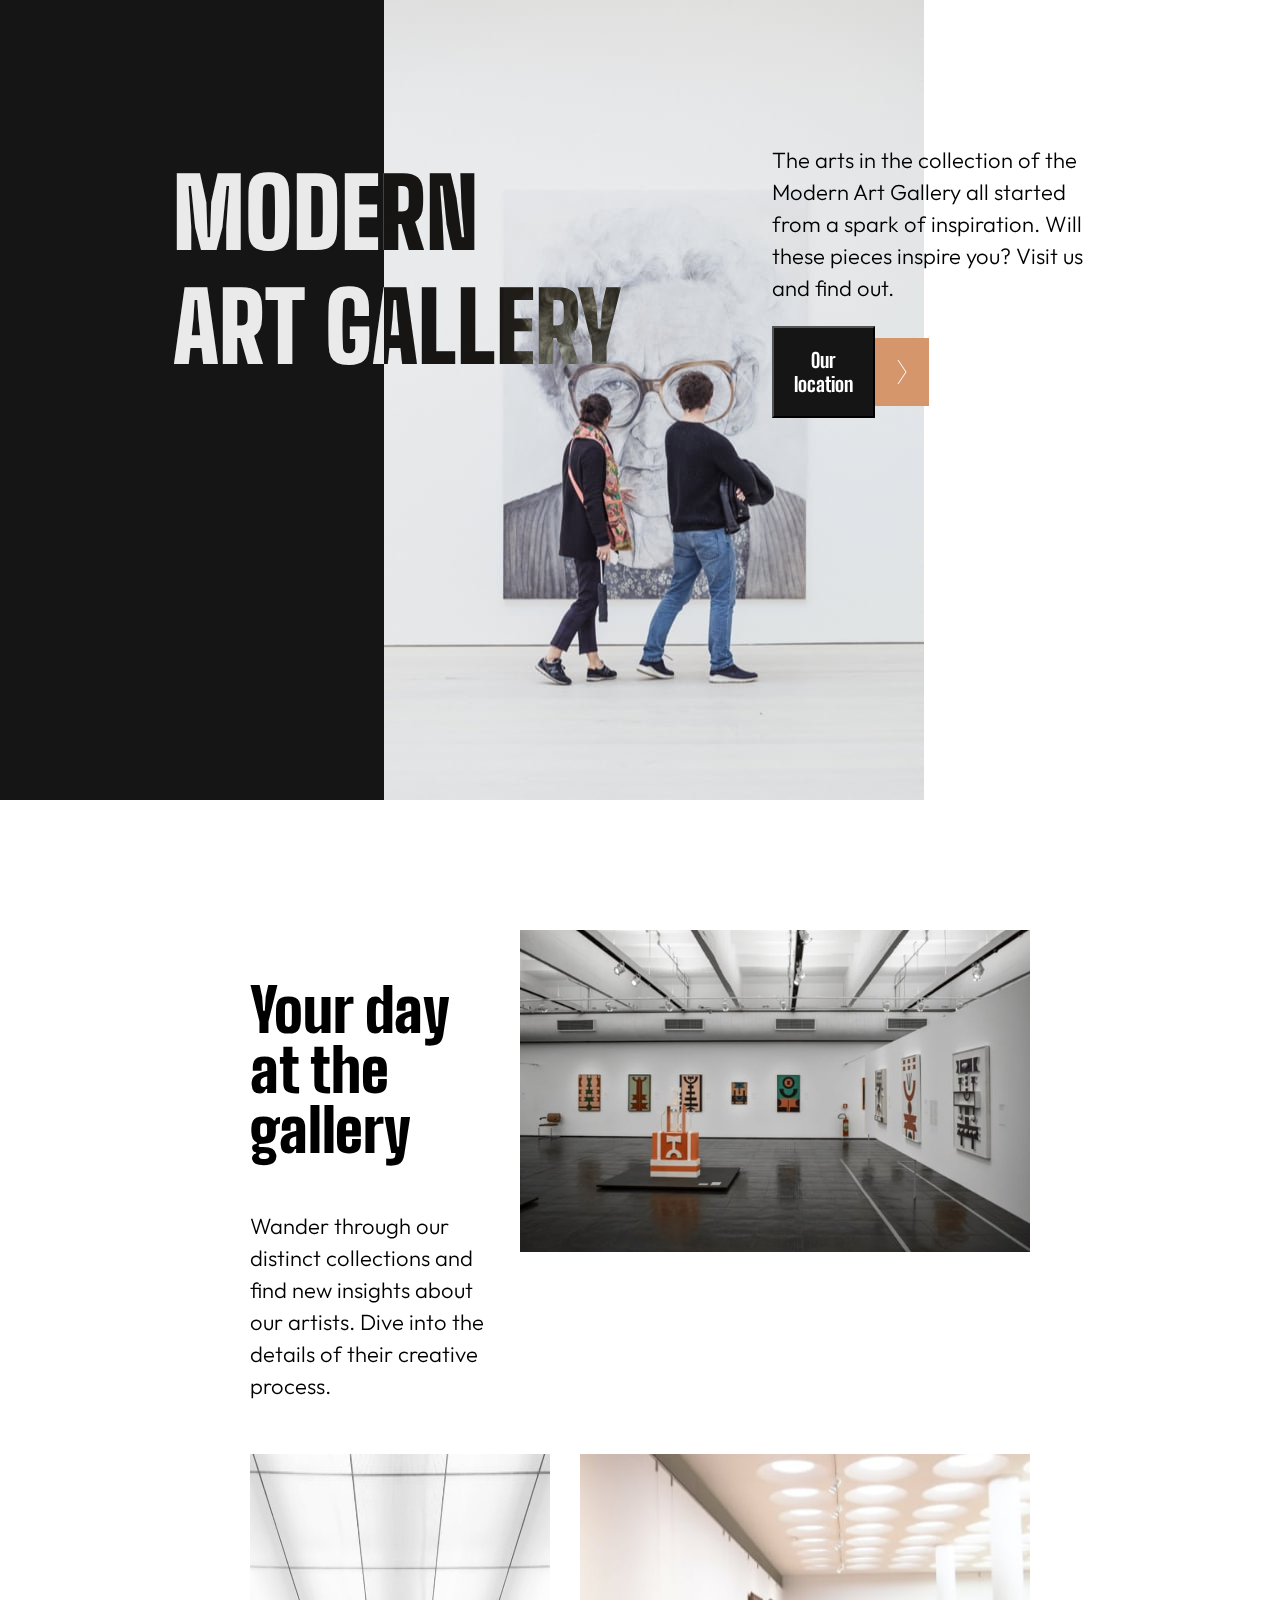
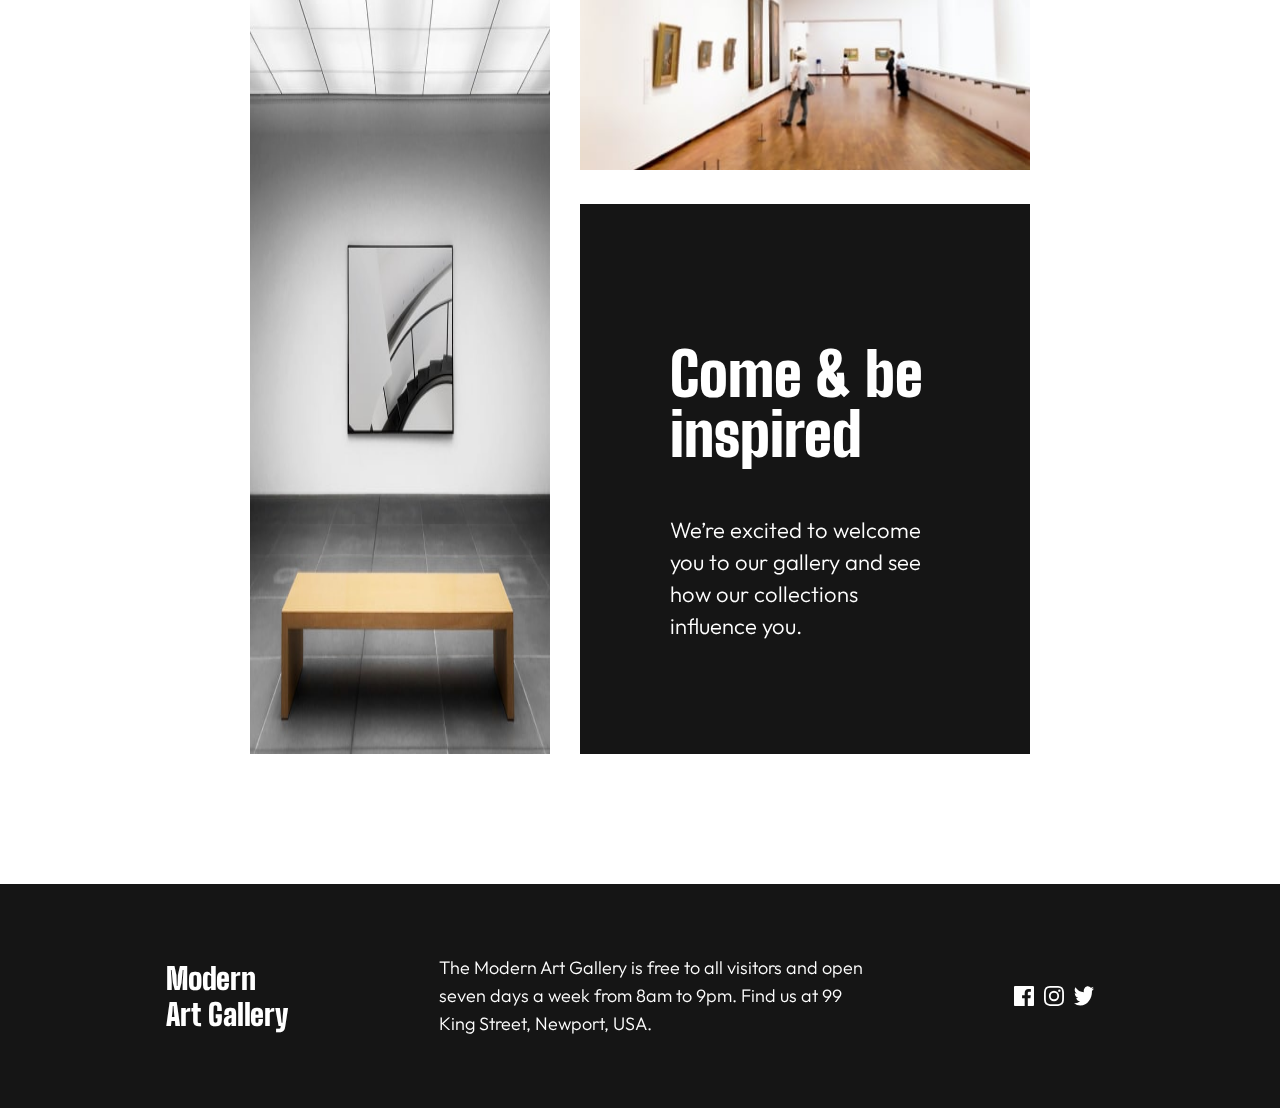
<file: index.html>
<!DOCTYPE html>
<html lang="en">
<head>
  <meta charset="UTF-8">
  <meta name="viewport" content="width=device-width, initial-scale=1.0">
  <link href="styles.css" rel="stylesheet">
  <link rel="icon" type="image/png" sizes="32x32" href="./assets/favicon-32x32.png">
  <link rel="preconnect" href="https://fonts.googleapis.com">
  <link rel="preconnect" href="https://fonts.gstatic.com" crossorigin>
  <link href="https://fonts.googleapis.com/css2?family=Big+Shoulders+Display:wght@800;900&display=swap" rel="stylesheet">
  <link href="https://fonts.googleapis.com/css2?family=Outfit:wght@300&display=swap" rel="stylesheet">
  <title>Frontend Mentor | Art gallery website</title>
</head>
<body>
  <header>
    <div class="black-box"></div>
    <picture>
      <source media="(min-width:1100px)" srcset="./assets/desktop/image-hero.jpg">
      <source media="(min-width:550px)" srcset="./assets/desktop/image-hero@2x.jpg">
      <img id="image-hero" src="./assets/mobile/image-hero@2x.jpg" alt="people walking in gallery">
    </picture>
    <div class="top-container">
      <h1>MODERN </br> ART GALLERY</h1>
      <div class="top-right-container">
        <p class="description">The arts in the collection of the Modern Art Gallery all started 
          from a spark of inspiration. Will these pieces inspire you? Visit 
          us and find out.
        </p>
        <div class="button-container">
          <button class="button1 flex bg-black uppercase" onclick="window.location.href='location.html'">
            Our location
          </button>
          <img onclick="window.location.href='location.html'" src="./assets/icon-arrow-right.svg" alt="icon-arrow-right" class="button-icon">
        </div>
      </div>
    </div>
  </header>
  <main>
    <div class="grid1" id="grid1">
      <h2>Your day at the gallery</h2>
      <p>Wander through our distinct collections and find new insights about 
        our artists. Dive into the details of their creative process.</p>
    </div>
    <picture class="grid2" id="grid2">
      <source media="(min-width: 1100px)" srcset="./assets/desktop/image-grid-1.jpg">
      <source media="(min-width: 35rem)" srcset="./assets/tablet/image-grid-1.jpg">
      <img class="image2" src="./assets/mobile/image-grid-1@2x.jpg" alt="gallery picture">
    </picture>
    <picture class="grid3" id="grid3">
      <source media="(min-width: 1100px)" srcset="./assets/desktop/image-grid-2.jpg">
      <source media="(min-width: 35rem)" srcset="./assets/tablet/image-grid-2.jpg">
      <img class="image3" src="./assets/mobile/image-grid-2@2x.jpg" alt="gallery picture">
    </picture>
    <picture class="grid4" id="grid4">
      <source media="(min-width: 1100px)" srcset="./assets/desktop/image-grid-3.jpg">
      <source media="(min-width: 35rem)" srcset="./assets/tablet/image-grid-3.jpg">
      <img class="image4" src="./assets/mobile/image-grid-3@2x.jpg" alt="gallery picture">
    </picture>
    <div class="grid5" id="grid5">
      <h2>Come &amp; be inspired</h2>
      <p>We’re excited to welcome you to our gallery and see how our collections 
        influence you.</p>
    </div>
  </main>
  <footer>
    <h4>Modern </br>Art Gallery</h4>
    <h5>The Modern Art Gallery is free to all visitors and open </br>  seven days a week 
    from 8am to 9pm. Find us at 99 </br>  King Street, Newport, USA.</h5>
    <div class="icon-container">
      <img class="icon" src="./assets/icon-facebook.svg">
      <img class="icon" src="./assets/icon-instagram.svg">
      <img class="icon" src="./assets/icon-twitter.svg">
    </div>
  </footer>
</body>
</html>
</file>
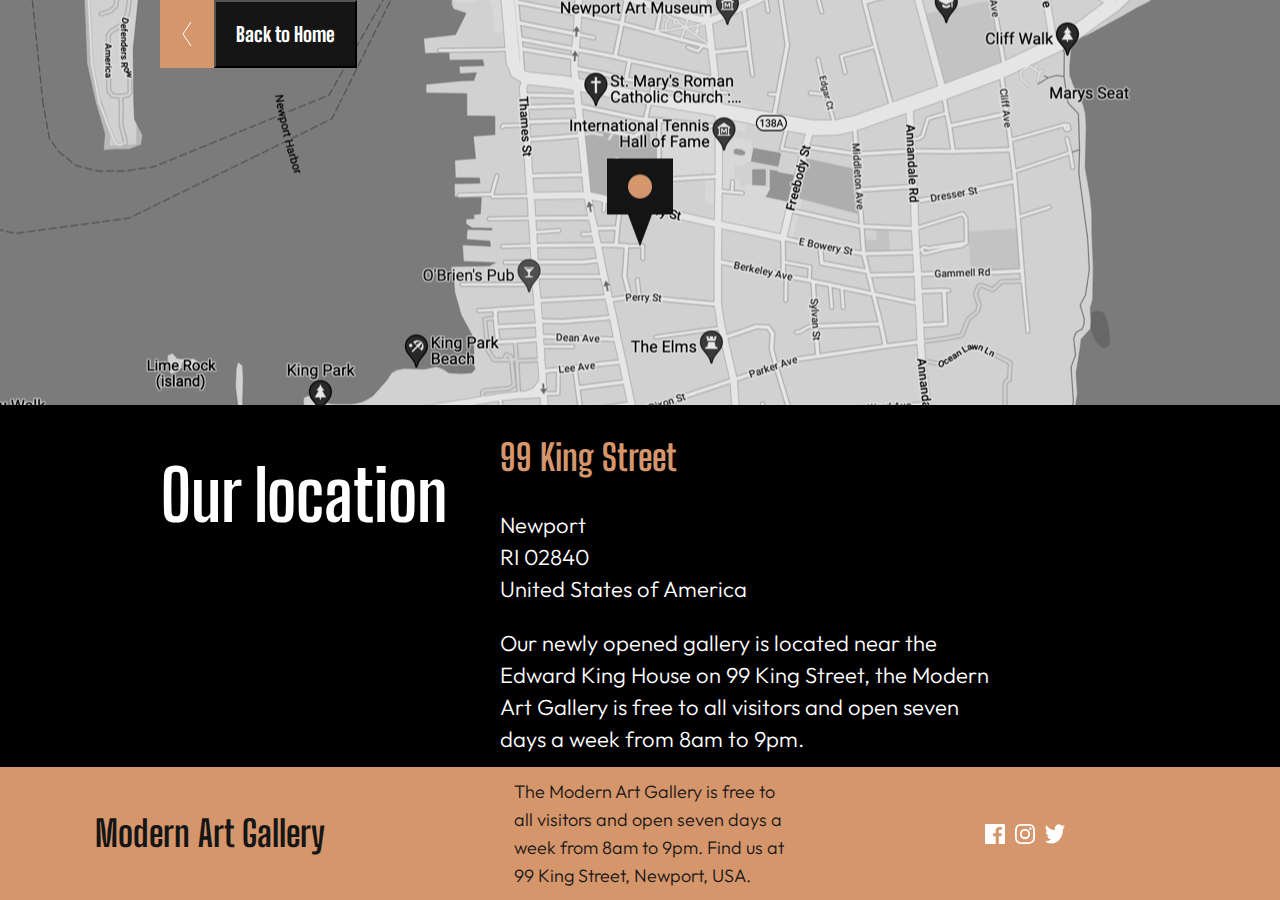
<file: location.html>
<!DOCTYPE html>
<html lang="en">
<head>
  <meta charset="UTF-8">
  <meta name="viewport" content="width=device-width, initial-scale=1.0">
  <link href="style.css" rel="stylesheet">
  <link rel="icon" type="image/png" sizes="32x32" href="./assets/favicon-32x32.png">
  <link rel="preconnect" href="https://fonts.googleapis.com">
  <link rel="preconnect" href="https://fonts.gstatic.com" crossorigin>
  <link href="https://fonts.googleapis.com/css2?family=Big+Shoulders+Display:wght@800;900&display=swap" rel="stylesheet">
  <link href="https://fonts.googleapis.com/css2?family=Outfit:wght@300&display=swap" rel="stylesheet">
  <title>Frontend Mentor | Art gallery website</title>
</head>
<body>
  <header>
    <div class="button-container">
      <img onclick="window.location.href='index.html'" src="./assets/icon-arrow-left.svg" alt="icon-arrow-left" class="button-icon">
      <button onclick="window.location.href='index.html'">Back to Home</button>
    </div>
  </header> 
  <main>
    <div class="left-side">
      <h1>Our location</h1>
    </div>
    <div class="right-side">
      <h2>99 King Street</h2>
      <p>
        Newport </br>
        RI 02840 </br>
        United States of America 
      </p>
      <p>
        Our newly opened gallery is located near the Edward King House on 99 King 
        Street, the Modern Art Gallery is free to all visitors and open seven days 
        a week from 8am to 9pm.
      </p>
    </div>
  </main>
  <footer>
    <h3>Modern Art Gallery</h3>
    <h6>The Modern Art Gallery is free to all visitors and open seven days a week 
      from 8am to 9pm. Find us at 99 King Street, Newport, USA.
    </h6>
    <div class="icon-container">
      <img class="icon" src="./assets/icon-facebook.svg">
      <img class="icon" src="./assets/icon-instagram.svg">
      <img class="icon" src="./assets/icon-twitter.svg">
    </div>
</footer>
</body>
</html>
</file>
<file: styles.css>
:root{
    --orange: #D5966C;
    --black: #151515;
    --gray: #444444;
    --white: #FFFFFF;
    --heading-xl: font-size: 96px; font-weight: 900;
    --heading-l: font-size:70px; font-weight:900;
    --heading-m: font-size:60px; font-weight:900;
    --heading-s: font-size:36px; font-weight:900;
    --body-m: font-size:22px; font-weight:300;
    --body-s: font-size:18px; font-weight:300;
}
html, body{
    margin:0;
}
header{
    height:60vh;
}
p, h5{
    font-family:'Outfit', Arial, Helvetica, sans-serif;
    font-weight:300;
}
h1, h2, h3, h4, h6{
    font-weight:900;
    font-family:'Big Shoulders Display', Arial, Helvetica, sans-serif;
}
.top-right-container{
    width:35%;
    margin-left:125px;
}
.top-container{
    display:flex;
    margin:0 160px;
    justify-content: space-around;
    align-items: center;
    height:60vh;
}
.black-box {
    position: absolute;
    height: 800px;
    width: 30%;
    background-color: var(--black);
    z-index: -1;
    display: none;
}

@media (min-width: 1100px) {
    .black-box {
        display: initial;
    }
}
#image-hero {
        position: absolute;
        max-width: 57%;
        z-index: -1;
        left: 30%;
    }
h1{
    font-size:96px;
    color:white;
    mix-blend-mode: difference;
}
.description{
    font-size:22px;
}
.button-container{
    display:flex;
    align-items: center;
    width:38%;
}

button{
    background-color: var(--black);
    color:white;
    cursor: pointer;
    height:100%;
    padding:20px;
    font-family:'Big Shoulders Display', Arial, Helvetica, sans-serif;
    font-weight:800;
    font-size:20px;
}
.button-icon{
    background-color: var(--orange);
    cursor: pointer;
    height:100%;
    padding:22.3px;
}
main{
    display:grid;
    grid-template-areas: 
    "one two two two"
    "three three three four"
    "three three three five";
    margin:300px 160px 40px 160px;
    gap:30px;
    padding:90px;
}
.grid1{
    grid-area:one;
    margin:0;
}
.grid2{
    grid-area:two;
    margin:0;
}
.image2{
    width:100%;
}
.grid3{
    grid-area:three;
    margin:0;
}
.image3{
    width:100%;
    height:100%;
}
.grid4{
    grid-area:four;
    margin:0;
}
.image4{
    width:100%;
}
.grid5{
    grid-area:five;
    background-color:var(--black);
    color:white;
    margin:0;
    padding:90px;
}
footer{
    height:16vh;
    background-color: var(--black);
    color:white;
    display:flex;
    justify-content: space-around;
    align-items: center;
    padding:40px;
}
.icon{
    height: 20px;
    width: 20px;
    cursor:pointer;
}
.icon:last-of-type{
    margin-right:120px;
}
.icon-container{
    display:flex;
    gap:10px;
}
h5{
    font-size:18px;
    margin-right: 100px;
    margin-left:100px;
    line-height: 28px;
}
h4{
    font-size:30px;
    margin-left:100px;
}
h2{
    font-size:60px;
    line-height:60px;
    font-weight:900;
}
p{
    font-size:22px;
    line-height:32px;
}
</file>
<file: style.css>
:root{
    --orange: #D5966C;
    --black: #151515;
    --gray: #444444;
    --white: #FFFFFF;
    --heading-xl: font-size: 96px; font-weight: 900;
    --heading-l: font-size:70px; font-weight:900;
    --heading-m: font-size:60px; font-weight:900;
    --heading-s: font-size:36px; font-weight:900;
    --body-m: font-size:22px; font-weight:300;
    --body-s: font-size:18px; font-weight:300;
}
body, html{
    margin:0;
}
header{
    background: url(./assets/desktop/image-map.png);
    height:45vh;
    margin:0;
    background-position: center;
}
.button-container{
    display:flex;
    align-items: center;
    width:38%;
    margin-left:160px;
}

button{
    background-color: var(--black);
    color:white;
    cursor: pointer;
    height:100%;
    padding:20px;
    font-family:'Big Shoulders Display', Arial, Helvetica, sans-serif;
    font-weight:800;
    font-size:20px;
}
.button-icon{
    background-color: var(--orange);
    cursor: pointer;
    height:100%;
    padding:22px;
}
h1, h2, h3 {
    font-family:'Big Shoulders Display', Arial, Helvetica, sans-serif;
}
p, h6{
    font-family: 'Outfit', Arial, Helvetica, sans-serif;
}
h1{
    font-size:70px;
    color:white;
    margin-left:160px;
}
h2{
    font-size:36px;
    color:var(--orange);
}
p{
    font-size:22px;
    line-height:32px;
    color:white;
}
h3{
    font-size:36px;
    color:var(--black);
    
}
h6{
    font-size:18px;
    line-height: 28px;
    color:var(--black);
    width:22%;
    font-weight:300;
}
main{
    background-color: black;
    padding:1px;
    height:40vh;
    display:flex;
    justify-content: space-between;
}
.left-side{
    width:50%;
}
.right-side{
    width:50%;
    margin-right:280px;
}
footer{
    height:14.6vh;
    background-color: var(--orange);
    padding:1px;
    display:flex;
    justify-content: space-around;
    align-items: center;
}
.icon{
    height: 20px;
    width: 20px;
    cursor:pointer;
}
.icon:last-of-type{
    margin-right:120px;
}
.icon-container{
    display:flex;
    gap:10px;
}
</file>
